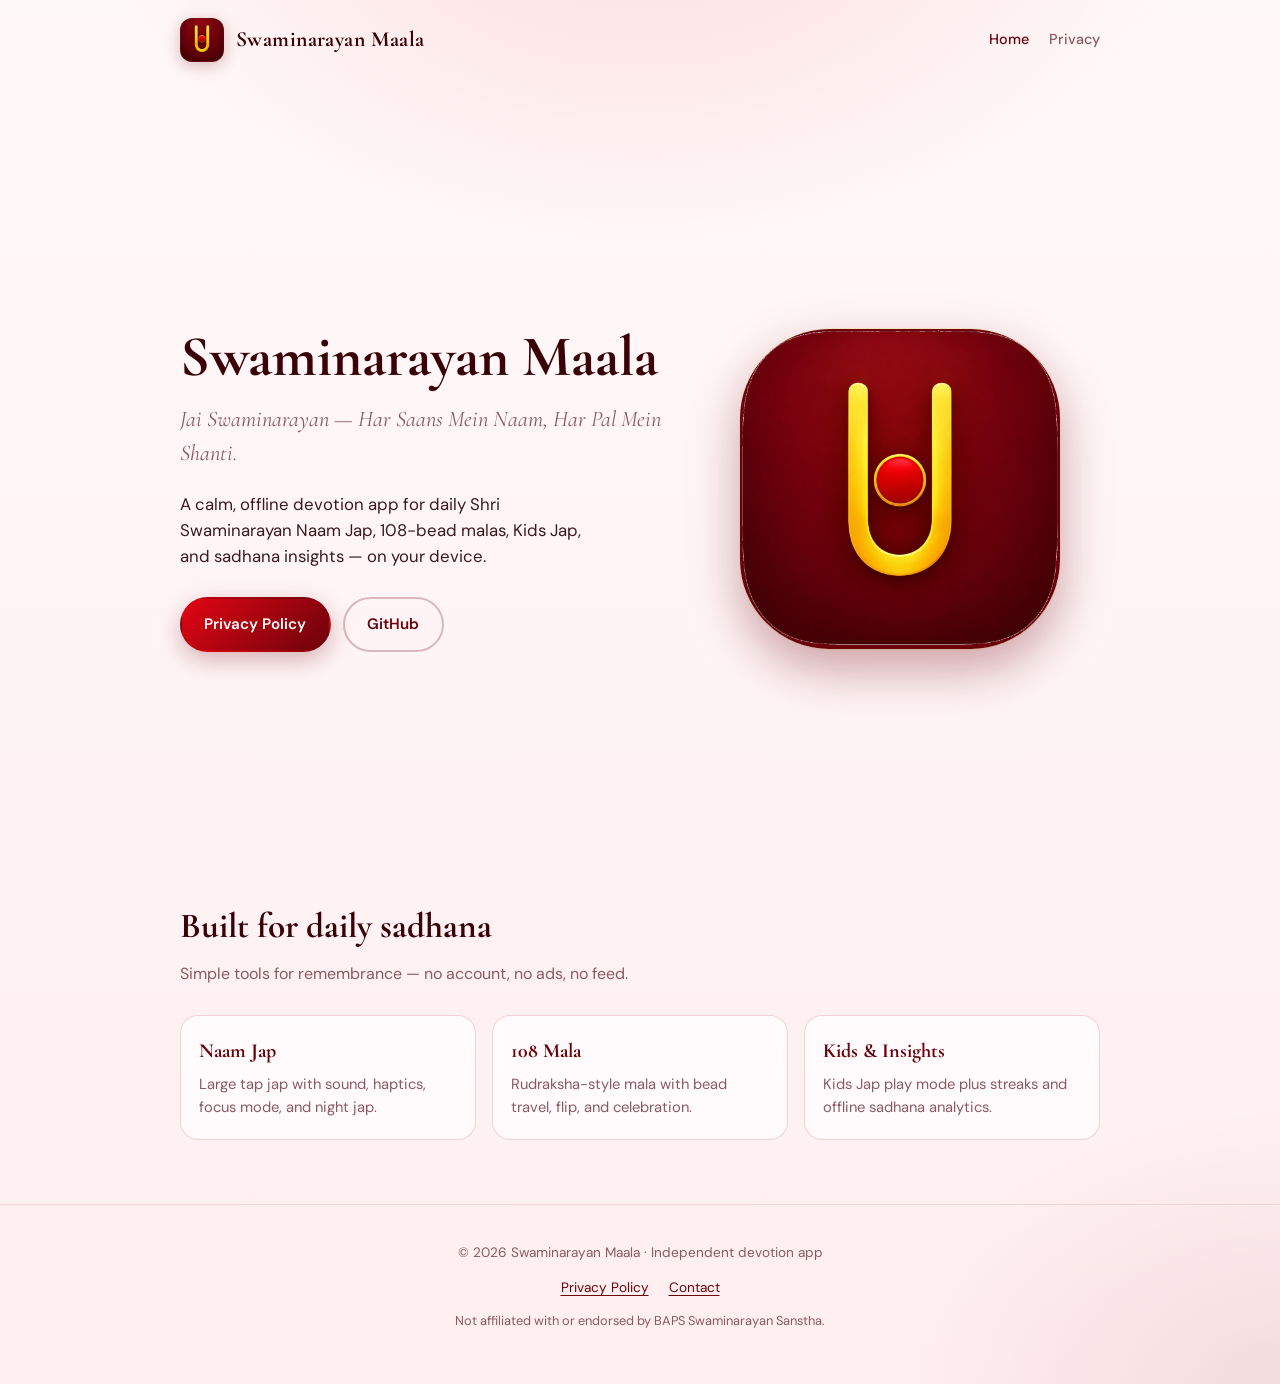
<file: docs/index.html>
<!DOCTYPE html>
<html lang="en">
  <head>
    <meta charset="utf-8" />
    <meta name="viewport" content="width=device-width, initial-scale=1" />
    <title>Swaminarayan Maala — Daily Naam Jap</title>
    <meta
      name="description"
      content="Jai Swaminarayan. Offline Naam Jap, 108 mala, kids jap, and sadhana tracking. English, Hindi, and Gujarati."
    />
    <link rel="icon" href="assets/app_icon.png" type="image/png" />
    <link rel="preconnect" href="https://fonts.googleapis.com" />
    <link rel="preconnect" href="https://fonts.gstatic.com" crossorigin />
    <link
      href="https://fonts.googleapis.com/css2?family=Cormorant+Garamond:ital,wght@0,600;0,700;1,500&family=DM+Sans:wght@400;500;600&display=swap"
      rel="stylesheet"
    />
    <link rel="stylesheet" href="styles.css" />
  </head>
  <body>
    <header class="site-header">
      <a class="brand" href="index.html">
        <img src="assets/app_icon.png" alt="Swaminarayan Maala icon" />
        <span class="brand-name">Swaminarayan Maala</span>
      </a>
      <nav class="nav" aria-label="Primary">
        <a class="active" href="index.html">Home</a>
        <a href="privacy.html">Privacy</a>
      </nav>
    </header>

    <main>
      <section class="hero">
        <div class="hero-copy">
          <h1>Swaminarayan Maala</h1>
          <p class="tagline">Jai Swaminarayan — Har Saans Mein Naam, Har Pal Mein Shanti.</p>
          <p class="lede">
            A calm, offline devotion app for daily Shri Swaminarayan Naam Jap,
            108-bead malas, Kids Jap, and sadhana insights — on your device.
          </p>
          <div class="cta-row">
            <a class="btn btn-primary" href="privacy.html">Privacy Policy</a>
            <a
              class="btn btn-ghost"
              href="https://github.com/flutterDeveloper2206/swaminarayan_mala"
              rel="noopener"
              >GitHub</a
            >
          </div>
        </div>
        <div class="hero-visual">
          <img src="assets/app_icon.png" alt="Golden tilak on burgundy app icon" />
        </div>
      </section>

      <section class="section" id="features">
        <h2>Built for daily sadhana</h2>
        <p class="sub">Simple tools for remembrance — no account, no ads, no feed.</p>
        <div class="features">
          <article class="feature">
            <h3>Naam Jap</h3>
            <p>Large tap jap with sound, haptics, focus mode, and night jap.</p>
          </article>
          <article class="feature">
            <h3>108 Mala</h3>
            <p>Rudraksha-style mala with bead travel, flip, and celebration.</p>
          </article>
          <article class="feature">
            <h3>Kids &amp; Insights</h3>
            <p>Kids Jap play mode plus streaks and offline sadhana analytics.</p>
          </article>
        </div>
      </section>
    </main>

    <footer class="site-footer">
      <p>© <span id="y"></span> Swaminarayan Maala · Independent devotion app</p>
      <p>
        <a href="privacy.html">Privacy Policy</a>
        <a href="mailto:flutterdeveloper2206@gmail.com">Contact</a>
      </p>
      <p class="sans" style="margin-top: 0.75rem; font-size: 0.8rem">
        Not affiliated with or endorsed by BAPS Swaminarayan Sanstha.
      </p>
    </footer>
    <script>
      document.getElementById("y").textContent = new Date().getFullYear();
    </script>
  </body>
</html>
</file>
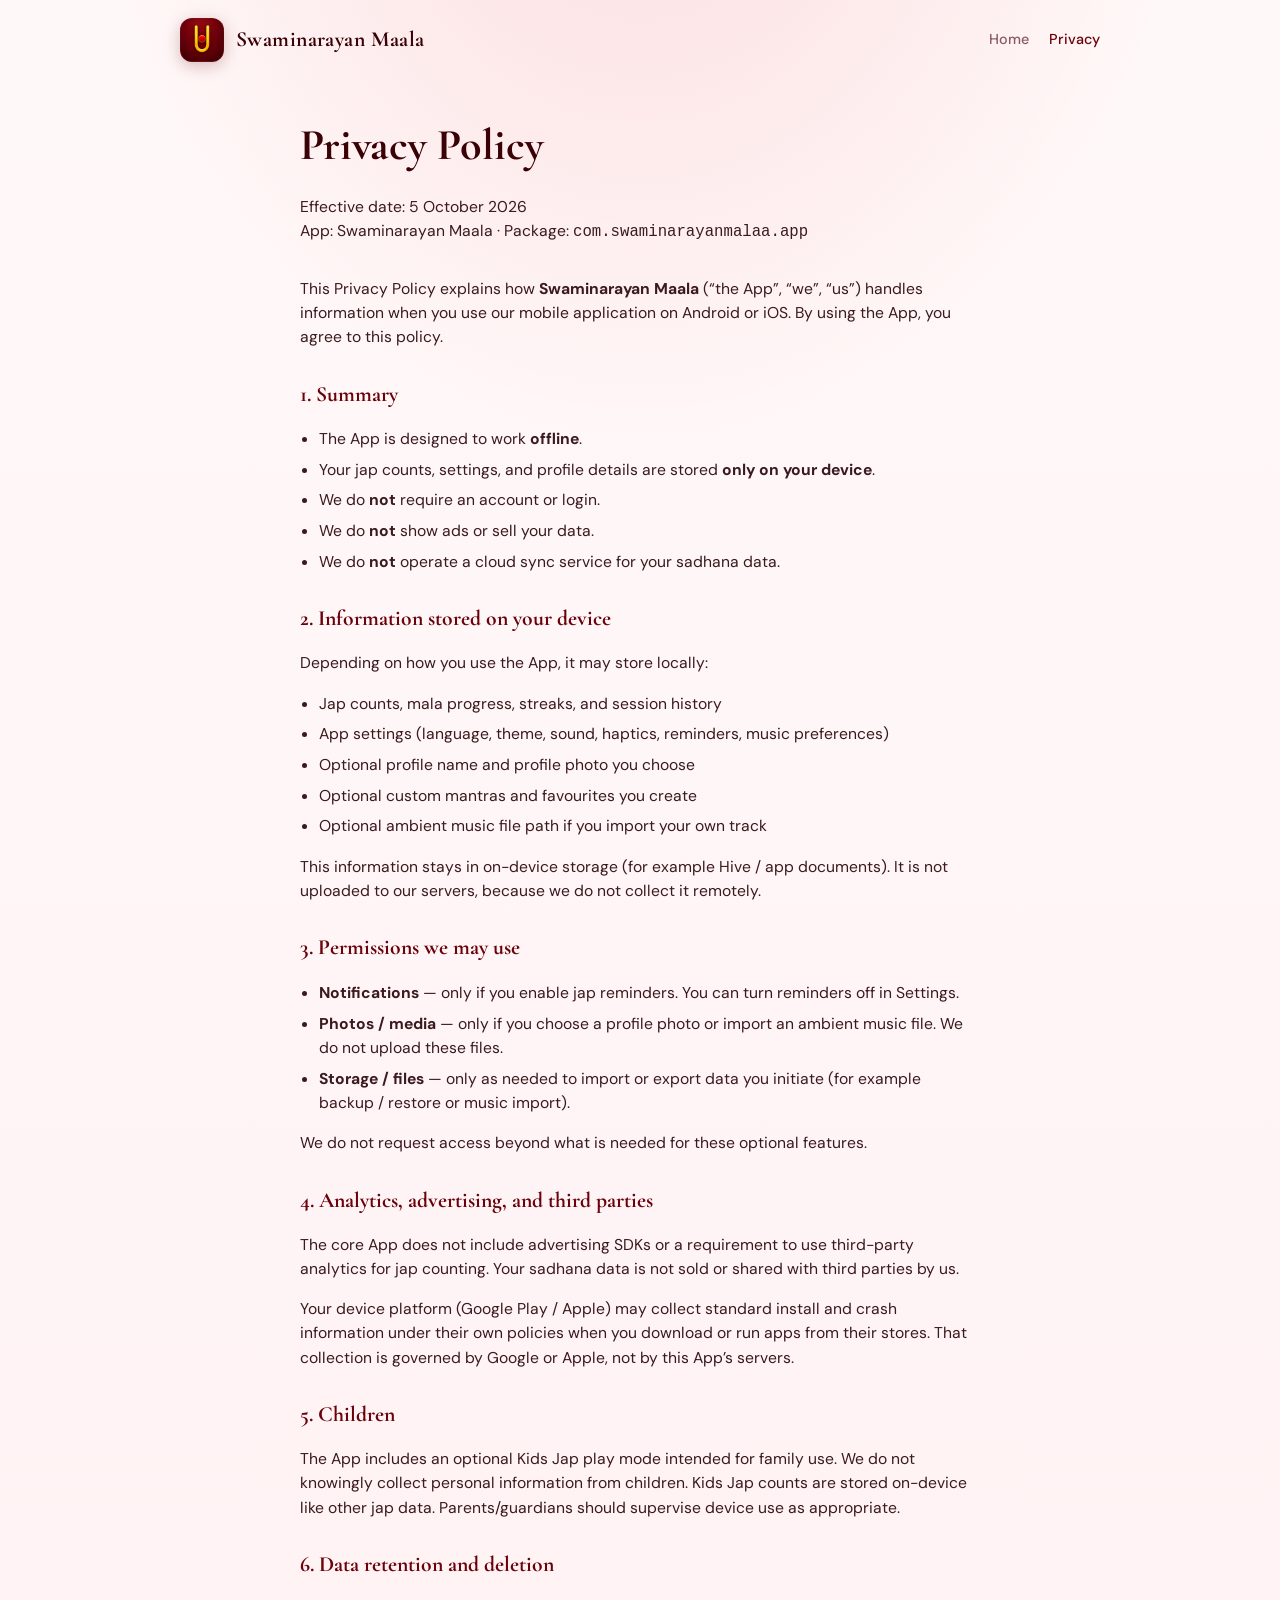
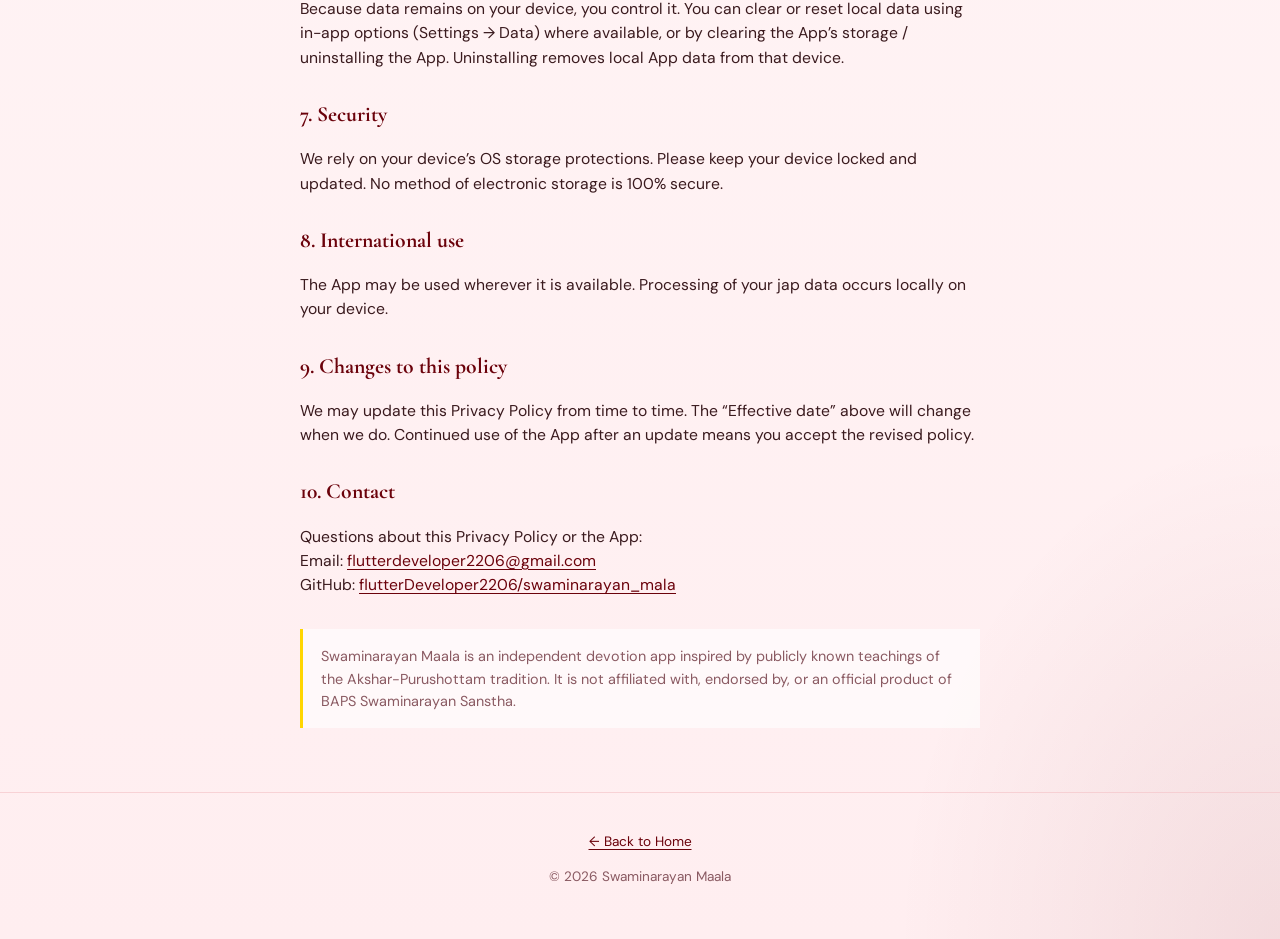
<file: docs/privacy.html>
<!DOCTYPE html>
<html lang="en">
  <head>
    <meta charset="utf-8" />
    <meta name="viewport" content="width=device-width, initial-scale=1" />
    <title>Privacy Policy — Swaminarayan Maala</title>
    <meta
      name="description"
      content="Privacy Policy for Swaminarayan Maala (com.swaminarayanmalaa.app). Offline-first; data stays on your device."
    />
    <link rel="icon" href="assets/app_icon.png" type="image/png" />
    <link rel="preconnect" href="https://fonts.googleapis.com" />
    <link rel="preconnect" href="https://fonts.gstatic.com" crossorigin />
    <link
      href="https://fonts.googleapis.com/css2?family=Cormorant+Garamond:ital,wght@0,600;0,700;1,500&family=DM+Sans:wght@400;500;600&display=swap"
      rel="stylesheet"
    />
    <link rel="stylesheet" href="styles.css" />
  </head>
  <body>
    <header class="site-header">
      <a class="brand" href="index.html">
        <img src="assets/app_icon.png" alt="Swaminarayan Maala icon" />
        <span class="brand-name">Swaminarayan Maala</span>
      </a>
      <nav class="nav" aria-label="Primary">
        <a href="index.html">Home</a>
        <a class="active" href="privacy.html">Privacy</a>
      </nav>
    </header>

    <main class="page">
      <h1>Privacy Policy</h1>
      <p class="meta">
        Effective date: 5 October 2026<br />
        App: Swaminarayan Maala · Package: <code>com.swaminarayanmalaa.app</code>
      </p>

      <p>
        This Privacy Policy explains how <strong>Swaminarayan Maala</strong> (“the App”,
        “we”, “us”) handles information when you use our mobile application on Android
        or iOS. By using the App, you agree to this policy.
      </p>

      <h2>1. Summary</h2>
      <ul>
        <li>The App is designed to work <strong>offline</strong>.</li>
        <li>
          Your jap counts, settings, and profile details are stored
          <strong>only on your device</strong>.
        </li>
        <li>We do <strong>not</strong> require an account or login.</li>
        <li>We do <strong>not</strong> show ads or sell your data.</li>
        <li>We do <strong>not</strong> operate a cloud sync service for your sadhana data.</li>
      </ul>

      <h2>2. Information stored on your device</h2>
      <p>Depending on how you use the App, it may store locally:</p>
      <ul>
        <li>Jap counts, mala progress, streaks, and session history</li>
        <li>App settings (language, theme, sound, haptics, reminders, music preferences)</li>
        <li>Optional profile name and profile photo you choose</li>
        <li>Optional custom mantras and favourites you create</li>
        <li>Optional ambient music file path if you import your own track</li>
      </ul>
      <p>
        This information stays in on-device storage (for example Hive / app documents).
        It is not uploaded to our servers, because we do not collect it remotely.
      </p>

      <h2>3. Permissions we may use</h2>
      <ul>
        <li>
          <strong>Notifications</strong> — only if you enable jap reminders. You can turn
          reminders off in Settings.
        </li>
        <li>
          <strong>Photos / media</strong> — only if you choose a profile photo or import
          an ambient music file. We do not upload these files.
        </li>
        <li>
          <strong>Storage / files</strong> — only as needed to import or export data you
          initiate (for example backup / restore or music import).
        </li>
      </ul>
      <p>We do not request access beyond what is needed for these optional features.</p>

      <h2>4. Analytics, advertising, and third parties</h2>
      <p>
        The core App does not include advertising SDKs or a requirement to use
        third-party analytics for jap counting. Your sadhana data is not sold or shared
        with third parties by us.
      </p>
      <p>
        Your device platform (Google Play / Apple) may collect standard install and
        crash information under their own policies when you download or run apps from
        their stores. That collection is governed by Google or Apple, not by this App’s
        servers.
      </p>

      <h2>5. Children</h2>
      <p>
        The App includes an optional Kids Jap play mode intended for family use. We do
        not knowingly collect personal information from children. Kids Jap counts are
        stored on-device like other jap data. Parents/guardians should supervise device
        use as appropriate.
      </p>

      <h2>6. Data retention and deletion</h2>
      <p>
        Because data remains on your device, you control it. You can clear or reset
        local data using in-app options (Settings → Data) where available, or by
        clearing the App’s storage / uninstalling the App. Uninstalling removes local
        App data from that device.
      </p>

      <h2>7. Security</h2>
      <p>
        We rely on your device’s OS storage protections. Please keep your device locked
        and updated. No method of electronic storage is 100% secure.
      </p>

      <h2>8. International use</h2>
      <p>
        The App may be used wherever it is available. Processing of your jap data occurs
        locally on your device.
      </p>

      <h2>9. Changes to this policy</h2>
      <p>
        We may update this Privacy Policy from time to time. The “Effective date” above
        will change when we do. Continued use of the App after an update means you
        accept the revised policy.
      </p>

      <h2>10. Contact</h2>
      <p>
        Questions about this Privacy Policy or the App:
        <br />
        Email:
        <a href="mailto:flutterdeveloper2206@gmail.com">flutterdeveloper2206@gmail.com</a>
        <br />
        GitHub:
        <a
          href="https://github.com/flutterDeveloper2206/swaminarayan_mala"
          rel="noopener"
          >flutterDeveloper2206/swaminarayan_mala</a
        >
      </p>

      <div class="disclaimer">
        Swaminarayan Maala is an independent devotion app inspired by publicly known
        teachings of the Akshar-Purushottam tradition. It is not affiliated with,
        endorsed by, or an official product of BAPS Swaminarayan Sanstha.
      </div>
    </main>

    <footer class="site-footer">
      <p><a href="index.html">← Back to Home</a></p>
      <p>© <span id="y"></span> Swaminarayan Maala</p>
    </footer>
    <script>
      document.getElementById("y").textContent = new Date().getFullYear();
    </script>
  </body>
</html>
</file>
<file: docs/styles.css>
:root {
  --burgundy: #6b020b;
  --burgundy-deep: #3a0106;
  --cream: #fff5f6;
  --cream-soft: #fff8f8;
  --gold: #ffd600;
  --chandlo: #e30613;
  --text: #3a1a1e;
  --muted: #8a5a62;
  --card: #ffffff;
  --max: 720px;
}

*,
*::before,
*::after {
  box-sizing: border-box;
}

html {
  scroll-behavior: smooth;
}

body {
  margin: 0;
  font-family: "Cormorant Garamond", "Times New Roman", Georgia, serif;
  color: var(--text);
  background:
    radial-gradient(ellipse 80% 50% at 50% -10%, rgba(227, 6, 19, 0.12), transparent 55%),
    radial-gradient(ellipse 60% 40% at 100% 100%, rgba(107, 2, 11, 0.08), transparent 50%),
    linear-gradient(180deg, var(--cream-soft) 0%, var(--cream) 40%, #ffeef0 100%);
  min-height: 100vh;
  line-height: 1.55;
}

.sans {
  font-family: "DM Sans", system-ui, sans-serif;
}

a {
  color: var(--burgundy);
  text-decoration-thickness: 1px;
  text-underline-offset: 3px;
}

a:hover {
  color: var(--chandlo);
}

.site-header {
  display: flex;
  align-items: center;
  justify-content: space-between;
  gap: 1rem;
  max-width: 960px;
  margin: 0 auto;
  padding: 1.1rem 1.25rem;
}

.brand {
  display: flex;
  align-items: center;
  gap: 0.75rem;
  text-decoration: none;
  color: inherit;
}

.brand img {
  width: 44px;
  height: 44px;
  border-radius: 12px;
  box-shadow: 0 4px 16px rgba(107, 2, 11, 0.25);
}

.brand-name {
  font-family: "Cormorant Garamond", Georgia, serif;
  font-size: 1.35rem;
  font-weight: 700;
  letter-spacing: 0.02em;
  color: var(--burgundy-deep);
}

.nav {
  display: flex;
  gap: 1.25rem;
  font-family: "DM Sans", system-ui, sans-serif;
  font-size: 0.9rem;
  font-weight: 500;
}

.nav a {
  text-decoration: none;
  color: var(--muted);
}

.nav a:hover,
.nav a.active {
  color: var(--burgundy);
}

.hero {
  max-width: 960px;
  margin: 0 auto;
  padding: 2.5rem 1.25rem 3.5rem;
  display: grid;
  gap: 2rem;
  align-items: center;
}

@media (min-width: 800px) {
  .hero {
    grid-template-columns: 1.1fr 0.9fr;
    padding-top: 3.5rem;
    min-height: calc(100vh - 80px);
  }
}

.hero-copy h1 {
  margin: 0 0 0.75rem;
  font-size: clamp(2.4rem, 6vw, 3.6rem);
  font-weight: 700;
  line-height: 1.1;
  color: var(--burgundy-deep);
}

.hero-copy .tagline {
  margin: 0 0 1.25rem;
  font-size: clamp(1.15rem, 2.5vw, 1.4rem);
  color: var(--muted);
  font-style: italic;
}

.hero-copy .lede {
  font-family: "DM Sans", system-ui, sans-serif;
  font-size: 1.05rem;
  color: var(--text);
  max-width: 34ch;
  margin: 0 0 1.75rem;
}

.cta-row {
  display: flex;
  flex-wrap: wrap;
  gap: 0.75rem;
}

.btn {
  font-family: "DM Sans", system-ui, sans-serif;
  display: inline-flex;
  align-items: center;
  justify-content: center;
  padding: 0.85rem 1.4rem;
  border-radius: 999px;
  font-weight: 600;
  font-size: 0.95rem;
  text-decoration: none;
  border: 2px solid transparent;
  transition: transform 0.2s ease, box-shadow 0.2s ease, background 0.2s ease;
}

.btn:hover {
  transform: translateY(-1px);
}

.btn-primary {
  background: linear-gradient(135deg, var(--chandlo), var(--burgundy));
  color: #fff;
  box-shadow: 0 8px 24px rgba(107, 2, 11, 0.28);
}

.btn-primary:hover {
  color: #fff;
  box-shadow: 0 12px 28px rgba(107, 2, 11, 0.35);
}

.btn-ghost {
  background: transparent;
  border-color: rgba(107, 2, 11, 0.25);
  color: var(--burgundy);
}

.hero-visual {
  display: flex;
  justify-content: center;
}

.hero-visual img {
  width: min(320px, 78vw);
  height: auto;
  border-radius: 28%;
  box-shadow:
    0 20px 50px rgba(107, 2, 11, 0.35),
    0 0 0 1px rgba(255, 214, 0, 0.15);
  animation: float 5.5s ease-in-out infinite;
}

@keyframes float {
  0%,
  100% {
    transform: translateY(0);
  }
  50% {
    transform: translateY(-10px);
  }
}

.section {
  max-width: 960px;
  margin: 0 auto;
  padding: 0 1.25rem 4rem;
}

.section h2 {
  font-size: clamp(1.8rem, 3vw, 2.2rem);
  margin: 0 0 0.5rem;
  color: var(--burgundy-deep);
}

.section > .sub {
  font-family: "DM Sans", system-ui, sans-serif;
  color: var(--muted);
  margin: 0 0 1.75rem;
  max-width: 42ch;
}

.features {
  display: grid;
  gap: 1rem;
}

@media (min-width: 640px) {
  .features {
    grid-template-columns: repeat(3, 1fr);
  }
}

.feature {
  background: rgba(255, 255, 255, 0.72);
  border: 1px solid rgba(245, 198, 203, 0.8);
  border-radius: 18px;
  padding: 1.25rem 1.15rem;
  backdrop-filter: blur(6px);
}

.feature h3 {
  margin: 0 0 0.4rem;
  font-size: 1.25rem;
  color: var(--burgundy);
}

.feature p {
  margin: 0;
  font-family: "DM Sans", system-ui, sans-serif;
  font-size: 0.92rem;
  color: var(--muted);
}

.site-footer {
  border-top: 1px solid rgba(245, 198, 203, 0.7);
  padding: 1.5rem 1.25rem 2.5rem;
  text-align: center;
  font-family: "DM Sans", system-ui, sans-serif;
  font-size: 0.85rem;
  color: var(--muted);
}

.site-footer a {
  margin: 0 0.5rem;
}

/* Privacy page */
.page {
  max-width: var(--max);
  margin: 0 auto;
  padding: 1.5rem 1.25rem 4rem;
}

.page h1 {
  font-size: clamp(2rem, 5vw, 2.75rem);
  margin: 0.5rem 0 0.35rem;
  color: var(--burgundy-deep);
}

.meta {
  font-family: "DM Sans", system-ui, sans-serif;
  font-size: 0.88rem;
  color: var(--muted);
  margin-bottom: 2rem;
}

.page h2 {
  font-size: 1.35rem;
  margin: 1.75rem 0 0.55rem;
  color: var(--burgundy);
}

.page p,
.page li {
  font-family: "DM Sans", system-ui, sans-serif;
  font-size: 0.98rem;
  color: var(--text);
}

.page ul {
  padding-left: 1.2rem;
}

.page li {
  margin-bottom: 0.4rem;
}

.disclaimer {
  margin-top: 2rem;
  padding: 1rem 1.1rem;
  border-left: 3px solid var(--gold);
  background: rgba(255, 255, 255, 0.65);
  font-family: "DM Sans", system-ui, sans-serif;
  font-size: 0.9rem;
  color: var(--muted);
}
</file>
